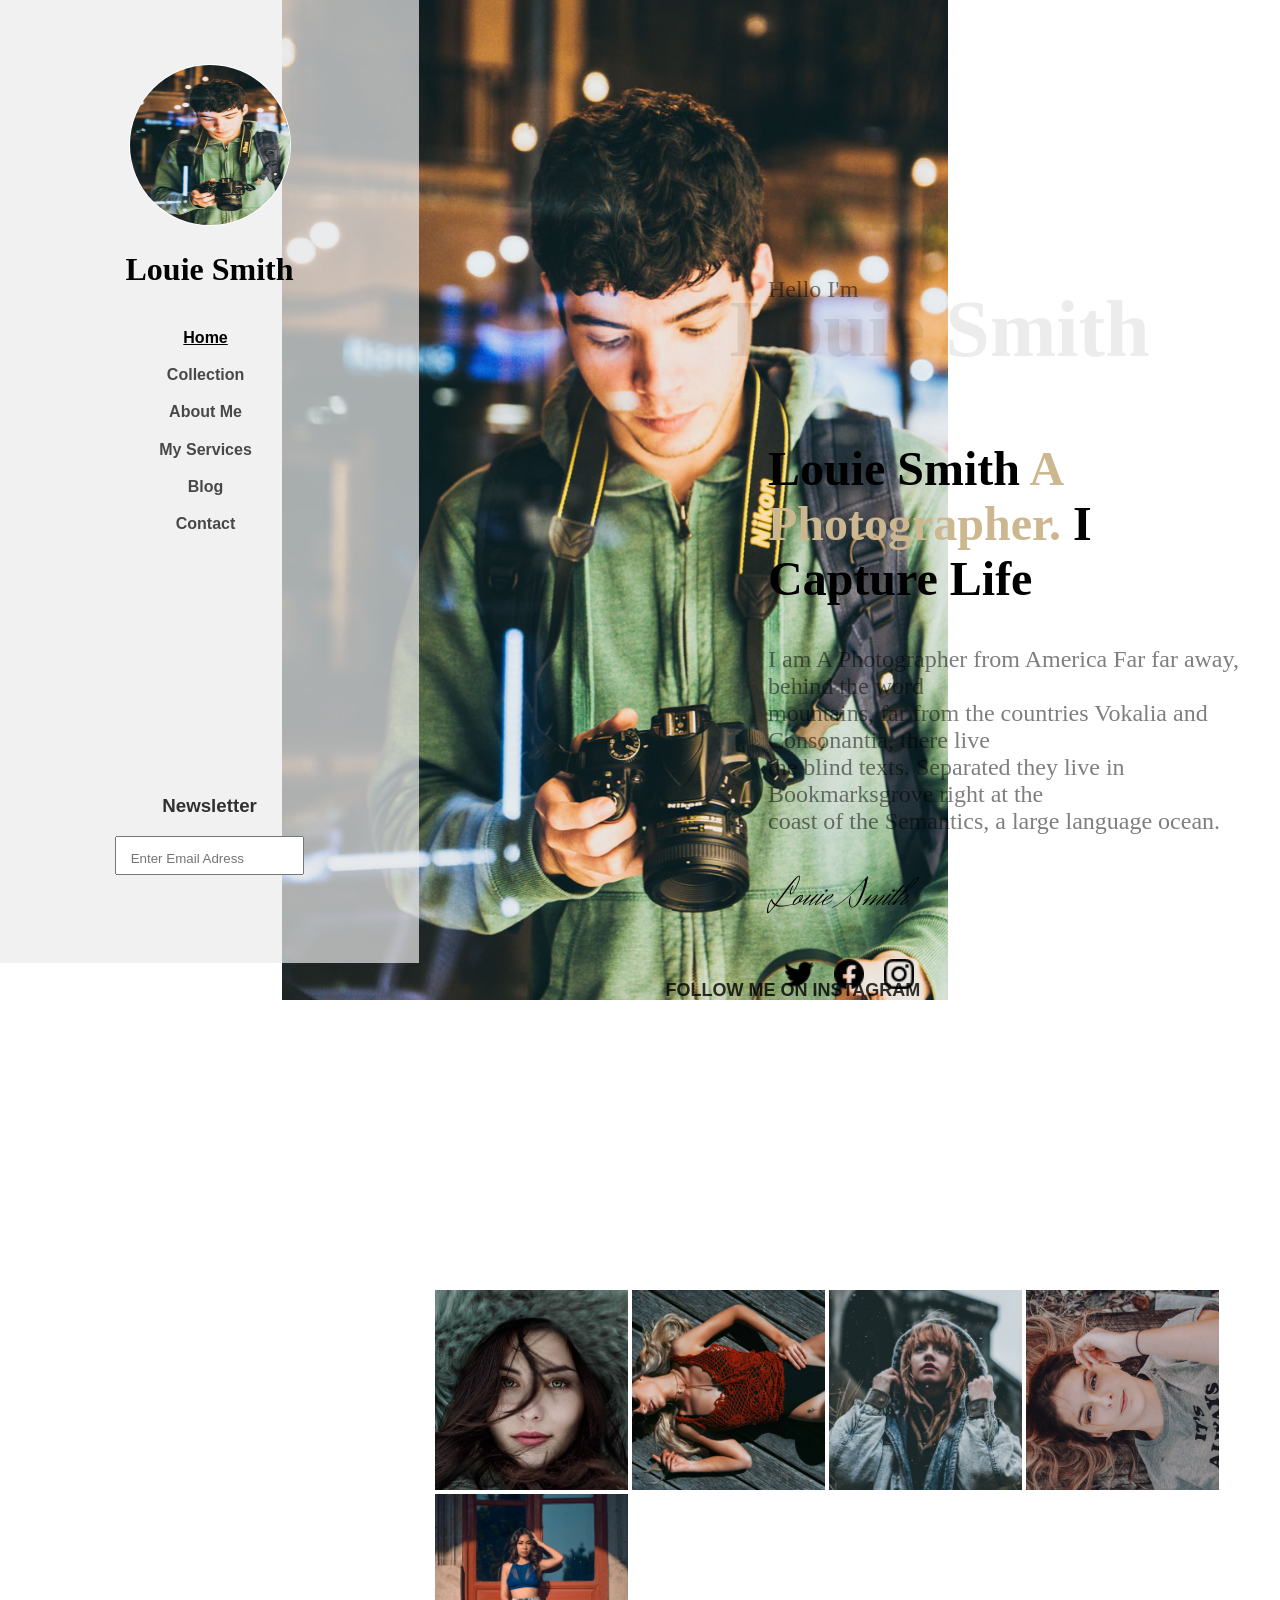
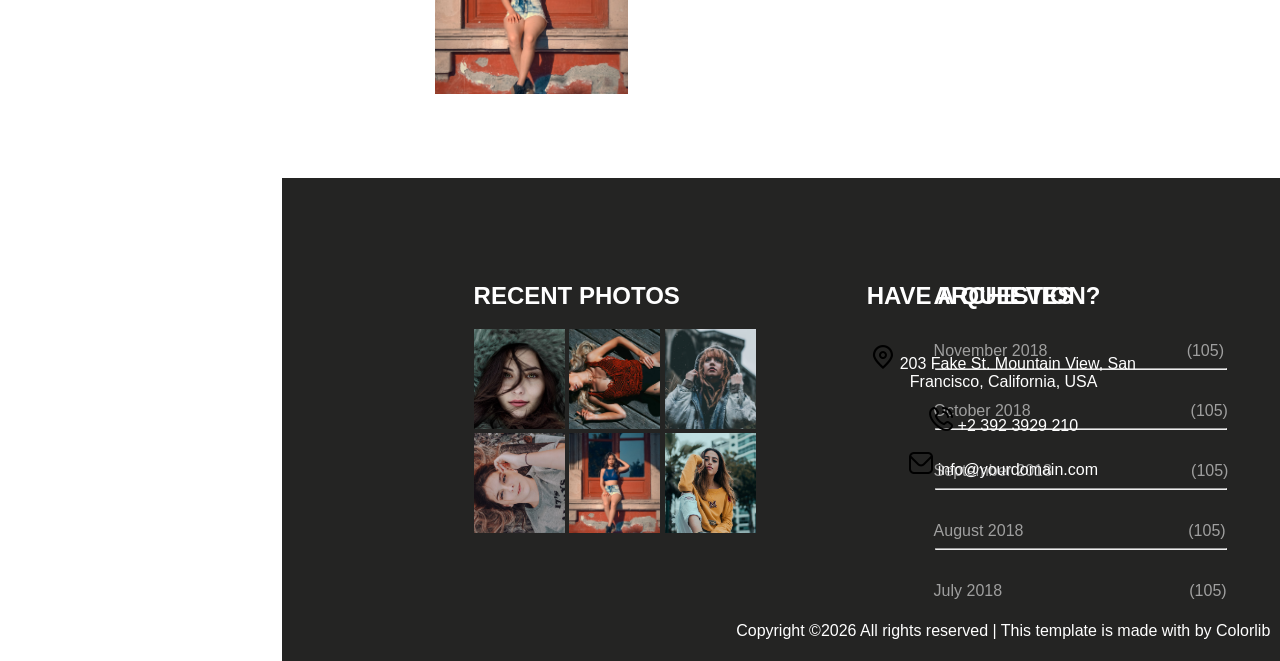
<file: index.html>
<!DOCTYPE html>
<html lang="en">
<head>
    <meta charset="UTF-8">
    <meta name="viewport" content="width=device-width, initial-scale=1.0">
    <link rel="preconnect" href="https://fonts.googleapis.com">
  

<link rel="preconnect" href="https://fonts.gstatic.com" crossorigin>
<link href="https://fonts.googleapis.com/css2?family=Herr+Von+Muellerhoff&display=swap" rel="stylesheet">
    <link rel="stylesheet" href="style.css">
    <title>louie</title>
</head>
<body>
    <header class="cab">
        <div>
            <img src="author.jpg" alt="autor" class="img_red">
            <h1>Louie Smith</h1>
            <ul class="ul_cab">
                <li class="menu"><a id="h" href="" >Home</a></li>
                <li class="menu"><a href="collection.html" class="c">Collection</a></li>
                <li class="menu"><a href="about.html" class="a"> About Me</a></li>
                <li class="menu"><a href="service.html" class="m">My Services</a></li>
                <li class="menu"><a href="blog.html" class="b">Blog</a></li>
                <li class="menu"><a href="Contact.html" class="c">Contact</a></li>
            </ul>
            <h3>Newsletter</h3>
            <input class="email" type="email" placeholder="Enter Email Adress">
        </div>
    </header>
    
    <section>
    <img class="img_lat" src="author.jpg" alt="">

    <div class="lat_img">
            <h1 class="opc">Louie Smith</h1>
            <p class="hello">Hello I'm</p>
            <h1 class="tt_lat">Louie Smith <span class="spt">A Photographer. </span>I<br>Capture Life</h1>
            <p class="p_lat">I am A Photographer from America Far far away, behind the word<br> mountains, far 
                from the countries Vokalia and Consonantia, there live<br> the blind texts. Separated they live in 
                Bookmarksgrove right at the<br> coast of the Semantics, a large language ocean.</p>

            <h1 class="ass">Louie Smith</h1>
           <img src="twitter.png" alt="" class="redes">
           <img src="facebook.png" alt="" class="redes">
           <img src="instagram.png" alt="" class="redes">
                
    </div>
    <p class="pp">FOLLOW ME ON INSTAGRAM</p>
    <div class="cole">
       
        <img class="imgs" src="image_1.jpg" alt="">
        <img class="imgs" src="image_2.jpg" alt="">
        <img class="imgs" src="image_3.jpg" alt="">
        <img class="imgs" src="image_4.jpg" alt="">
        <img class="imgs" src="image_5.jpg" alt="">
    </div>

</section>
<footer>
    <div class="divdiv">
    <div class="rece">
        <h2>RECENT PHOTOS</h2>
        <Div class="mini_fotos">
            <a href="index.html"><img class="im" src="image_1.jpg" alt=""></a>
            <a href="index.html"><img class="im"  src="image_2.jpg" alt=""></a>
            <a href="index.html"><img class="im" src="image_3.jpg" alt=""></a>
            <a href="index.html"><img class="im"  src="image_4.jpg" alt=""></a>
            <a href="index.html"><img class="im"  src="image_5.jpg" alt=""></a>
            <a href="index.html"><img class="im" src="image_6.jpg" alt=""></a>
        </Div>
  
    </div>
    
    <div class="arch">
        <h2>ARCHIEVES</h2>
        <ol class="oll">
            <li>November 2018<span class="mm">(105)</span></li>
            <hr>
            <li>October 2018<span class="oct">(105)</span></li>
            <hr>
            <li>September 2018<span class="mm">(105)</span></li>
            <hr>
            <li>August 2018<span class="aug">(105)</span></li>
            <hr>
            <li>July 2018<span class="july">(105)</span></li>
        </ol>   
    </div>

    <div class="have">
        <h2>HAVE A QUESTION?</h2>
        <ol>
            <li><span class="iconsrod"><img  src="marcador.png" alt=""></span> 	203 Fake St. Mountain View, San<br> Francisco, California, USA    </li>
            <li><span class="iconsrod"><img src="chamada-telefonica.png" alt=""></span>    	+2 392 3929 210   </li>
            <li><span class="iconsrod"><img src="envelope.png" alt=""></span>   	info@yourdomain.com   </li>
        </ol>
    </div>

    <P class="copy">Copyright ©2026 All rights reserved | This template is made with  by Colorlib</P>
    
</div>
</footer>
</body>
</html>
</file>
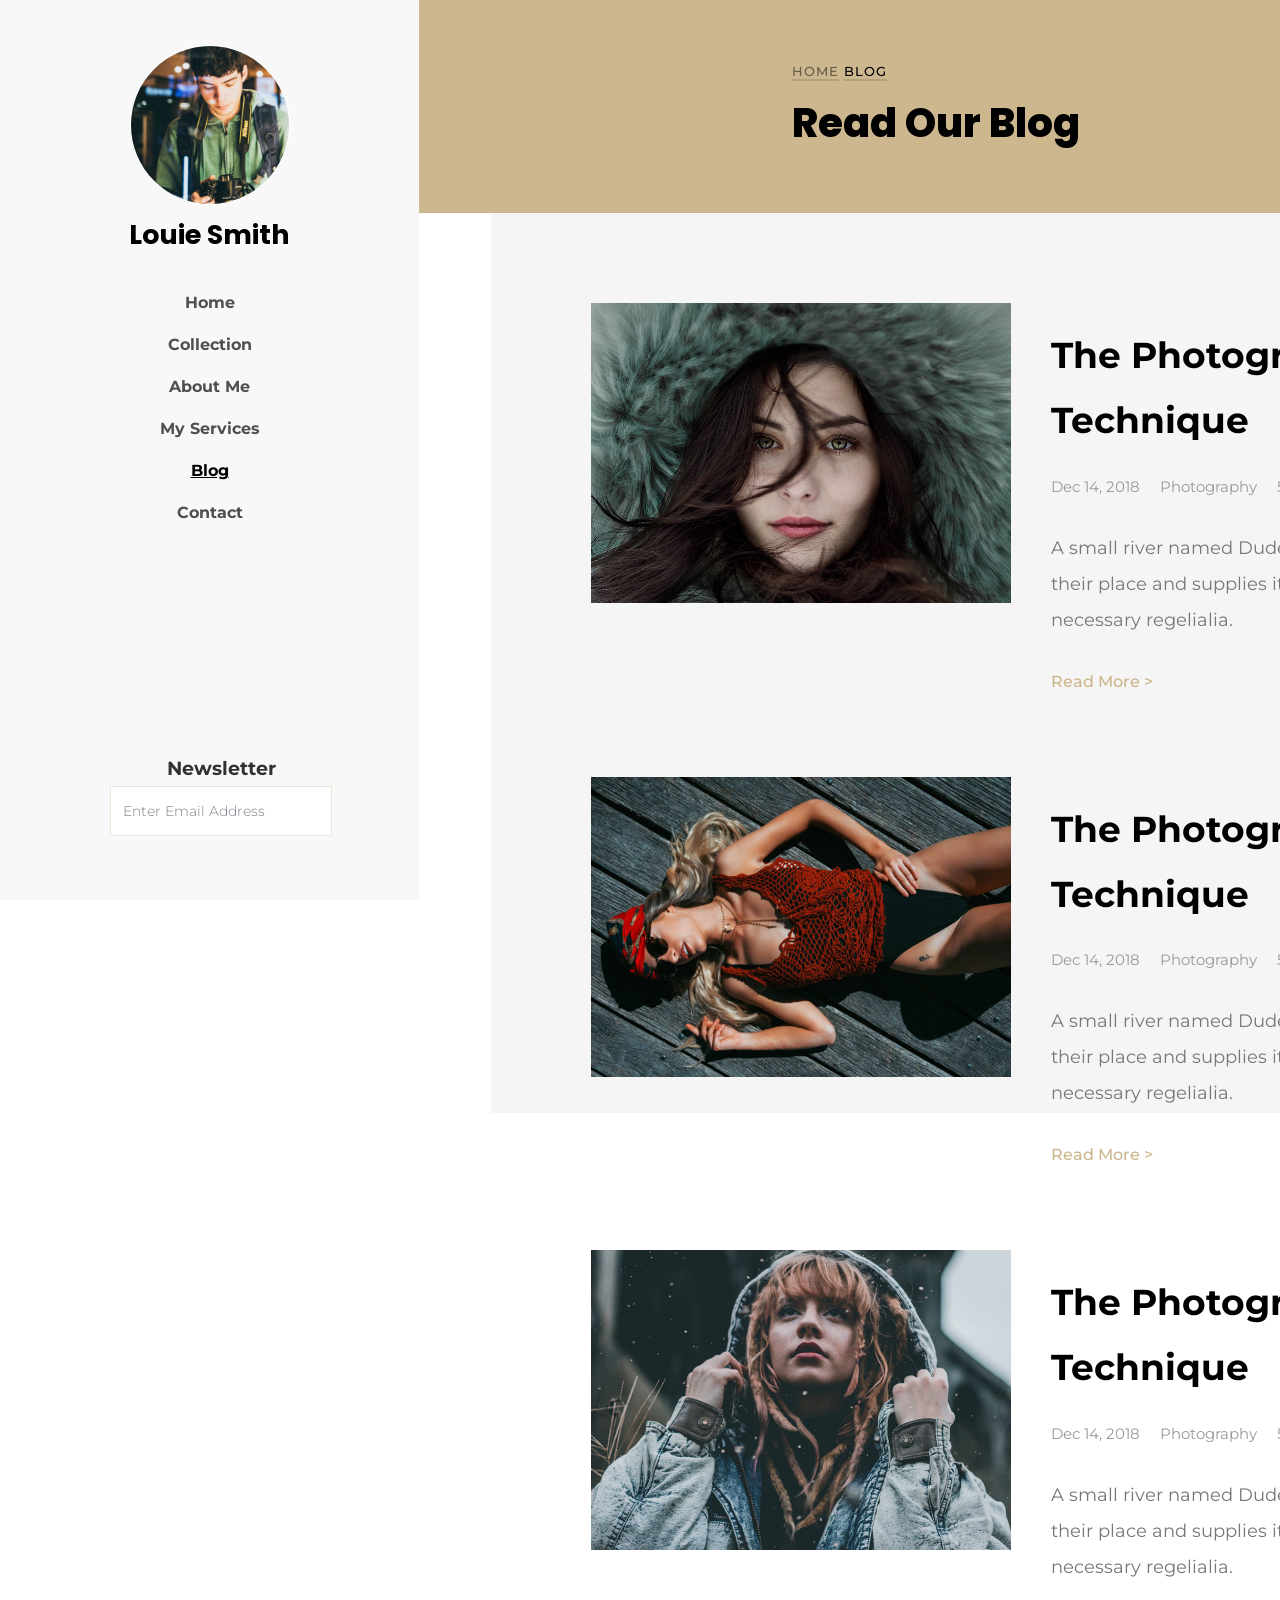
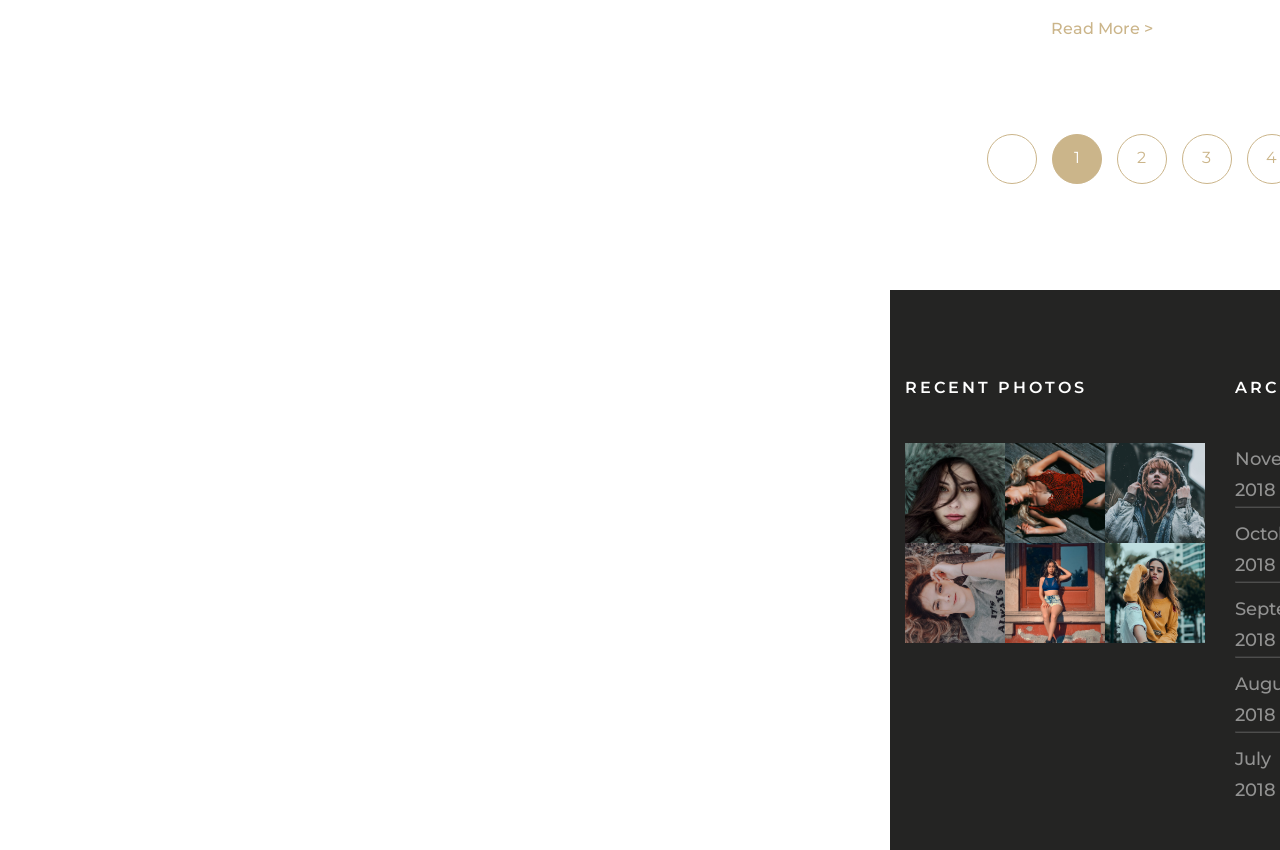
<file: blog.html>
<!DOCTYPE html>
<html lang="en">
<head>
    <link rel="preconnect" href="https://fonts.googleapis.com">
    <link rel="preconnect" href="https://fonts.gstatic.com" crossorigin>
    <link href="https://fonts.googleapis.com/css2?family=Herr+Von+Muellerhoff&family=Montserrat:ital,wght@0,100..900;1,100..900&family=Poppins:ital,wght@0,
        100;0,200;0,300;0,400;0,500;0,600;0,700;0,800;0,900;1,100;1,200;1,300;1,400;1,500;1,600;1,700;1,800;1,900&display=swap" rel="stylesheet">
    <meta charset="UTF-8">
    <meta name="viewport" content="width=device-width, initial-scale=1.0">
    <link rel="stylesheet" href="Contact.css">
    <link rel="stylesheet" href="blog.css">
    <title>Louie Smith</title>
</head>
<body>
    <header>
        <div>
            <img src="author.jpg" alt="">
            <h1 class="title">Louie Smith</h1>
        </div>
        <ul id="ulheader">
            <li><a class="animacao" href="index.html">Home</a></li>
            <li><a class="animacao" href="collection.html">Collection</a></li>
            <li><a class="animacao" href="about.html">About Me</a></li>
            <li><a class="animacao" href="service.html">My Services</a></li>
            <li><a class="animacao" id="B" href="blog.html">Blog</a></li>
            <li><a class="animacao" href="Contact.html">Contact</a></li>
        </ul>

        <div class="gmail">
            <h3 id="newsletter">Newsletter</h3>
            <input type="text" class="form-control" placeholder="Enter Email Address">
        </div>
    </header>
    <section>
        <div id="ttlservice">
            <p id="homespace"><a href="index.html" id="homeserv">HOME</a> <span id="serv">BLOG</span></p>
            <h1 id="myserv">Read Our Blog</h1>
        </div>
        <!-- BLOG SECTION -->
<section class="blog-page">


    <div class="blog-container">

        <!-- POSTS -->

        <div class="posts">

            <!-- POST -->

            <div class="post">

                <div class="post-image">
                    <img src="image_1.jpg">
                </div>

                <div class="post-content">

                    <h2>The Photography Technique</h2>

                    <div class="meta">
                        <span>Dec 14, 2018</span>
                        <span>Photography</span>
                        <span>5 Comment</span>
                    </div>

                    <p>
                        A small river named Duden flows by their place and supplies
                        it with the necessary regelialia.
                    </p>

                    <a href="#">Read More ></a>

                </div>

            </div>

            <!-- POST -->

            <div class="post">

                <div class="post-image">
                    <img src="image_2.jpg">
                </div>

                <div class="post-content">

                    <h2>The Photography Technique</h2>

                    <div class="meta">
                        <span>Dec 14, 2018</span>
                        <span>Photography</span>
                        <span>5 Comment</span>
                    </div>

                    <p>
                        A small river named Duden flows by their place and supplies
                        it with the necessary regelialia.
                    </p>

                    <a href="#">Read More ></a>

                </div>

            </div>

            <!-- POST -->

            <div class="post">

                <div class="post-image">
                    <img src="image_3.jpg">
                </div>

                <div class="post-content">

                    <h2>The Photography Technique</h2>

                    <div class="meta">
                        <span>Dec 14, 2018</span>
                        <span>Photography</span>
                        <span>5 Comment</span>
                    </div>

                    <p>
                        A small river named Duden flows by their place and supplies
                        it with the necessary regelialia.
                    </p>

                    <a href="#">Read More ></a>

                </div>

            </div>

        </div>

        <!-- SIDEBAR RIGHT -->

        <div class="right-sidebar">

            <!-- SEARCH -->

            <div class="widget search-box">

                <input type="text" placeholder="Type a keyword and hit enter">

            </div>

            <!-- CATEGORIES -->

            <div class="widget">

                <h3>CATEGORIES</h3>

                <ul class="categories">

                    <li>Fashion <span>(6)</span></li>
                    <li>Technology <span>(8)</span></li>
                    <li>Travel <span>(2)</span></li>
                    <li>Food <span>(2)</span></li>
                    <li>Photography <span>(7)</span></li>

                </ul>

            </div>

            <!-- POPULAR -->

            <div class="widget">

                <h3>POPULAR ARTICLES</h3>

                <div class="popular-post">

                    <img src="image_1.jpg">

                    <div>

                        <h4>Even the all-powerful Pointing has no control</h4>

                        <span>Dec 14, 2018</span>

                    </div>

                </div>

                <div class="popular-post">

                    <img src="image_4.jpg">

                    <div>

                        <h4>Even the all-powerful Pointing has no control</h4>

                        <span>Dec 14, 2018</span>

                    </div>

                </div>

            </div>

        </div>

    </div>

    <!-- PAGINATION -->

    <div class="pagination">

        <a href="#"></a>
        <a href="#" class="active">1</a>
        <a href="#">2</a>
        <a href="#">3</a>
        <a href="#">4</a>
        <a href="#">5</a>
        <a href="#">></a>

    </div>

</section>
    
    </section>

    <footer>
            <div class="itens">
                <h2 class="titlefooter">Recent Photos</h2>
                <ul class="ulfooter">
                    <li><a href="index.html"><img class="footerimg" src="image_1.jpg" alt=""></a></li>
                    <li><a href="index.html"><img class="footerimg" src="image_2.jpg" alt=""></a></li>
                    <li><a href="index.html"><img class="footerimg" src="image_3.jpg" alt=""></a></li>
                </ul>
                <ul class="ulfooter">
                    <li><a href="index.html"><img class="footerimg" src="image_4.jpg" alt=""></a></li>
                    <li><a href="index.html"><img class="footerimg" src="image_5.jpg" alt=""></a></li>
                    <li><a href="index.html"><img class="footerimg" src="image_6.jpg" alt=""></a></li>
                </ul>
            </div>
            <div class="itens">
                <h2 class="titlefooter">Archives</h2>
                <p class="data">November 2018<span id="p1">(105)</span></p>
                <hr>
                <p class="data">October 2018<span id="p2">(212)</span></p>
                <hr>
                <p class="data">September 2018<span id="p3">(150)</span></p>
                <hr>
                <p class="data">August 2018<span id="p4">(100)</span></p>
                <hr>
                <p class="data">July 2018<span id="p5">(200)</span></p>
            </div>
            <div class="itens">
                <h2 class="titlefooter">Have a Questions?</h2>
                <ul id="ulocation">
                    <li class="information"><span class="espacee"><img class="icons" src="marcador.png" alt=""></span>
                    <span id="local">	203 Fake St. Mountain View, San Francisco, California, USA</span></li>
                    <li class="information"><span class="espacee"><img class="icons" src="chamada-telefonica.png" alt=""></span>
                    <span>	+2 392 3929 210</span></li>
                    <li class="information"><span class="espacee"><img class="icons" src="envelope.png" alt=""></span>
                    <span>	info@yourdomain.com</span></li>
                </ul>
            </div>
</footer>

</body>
</html>
</file>
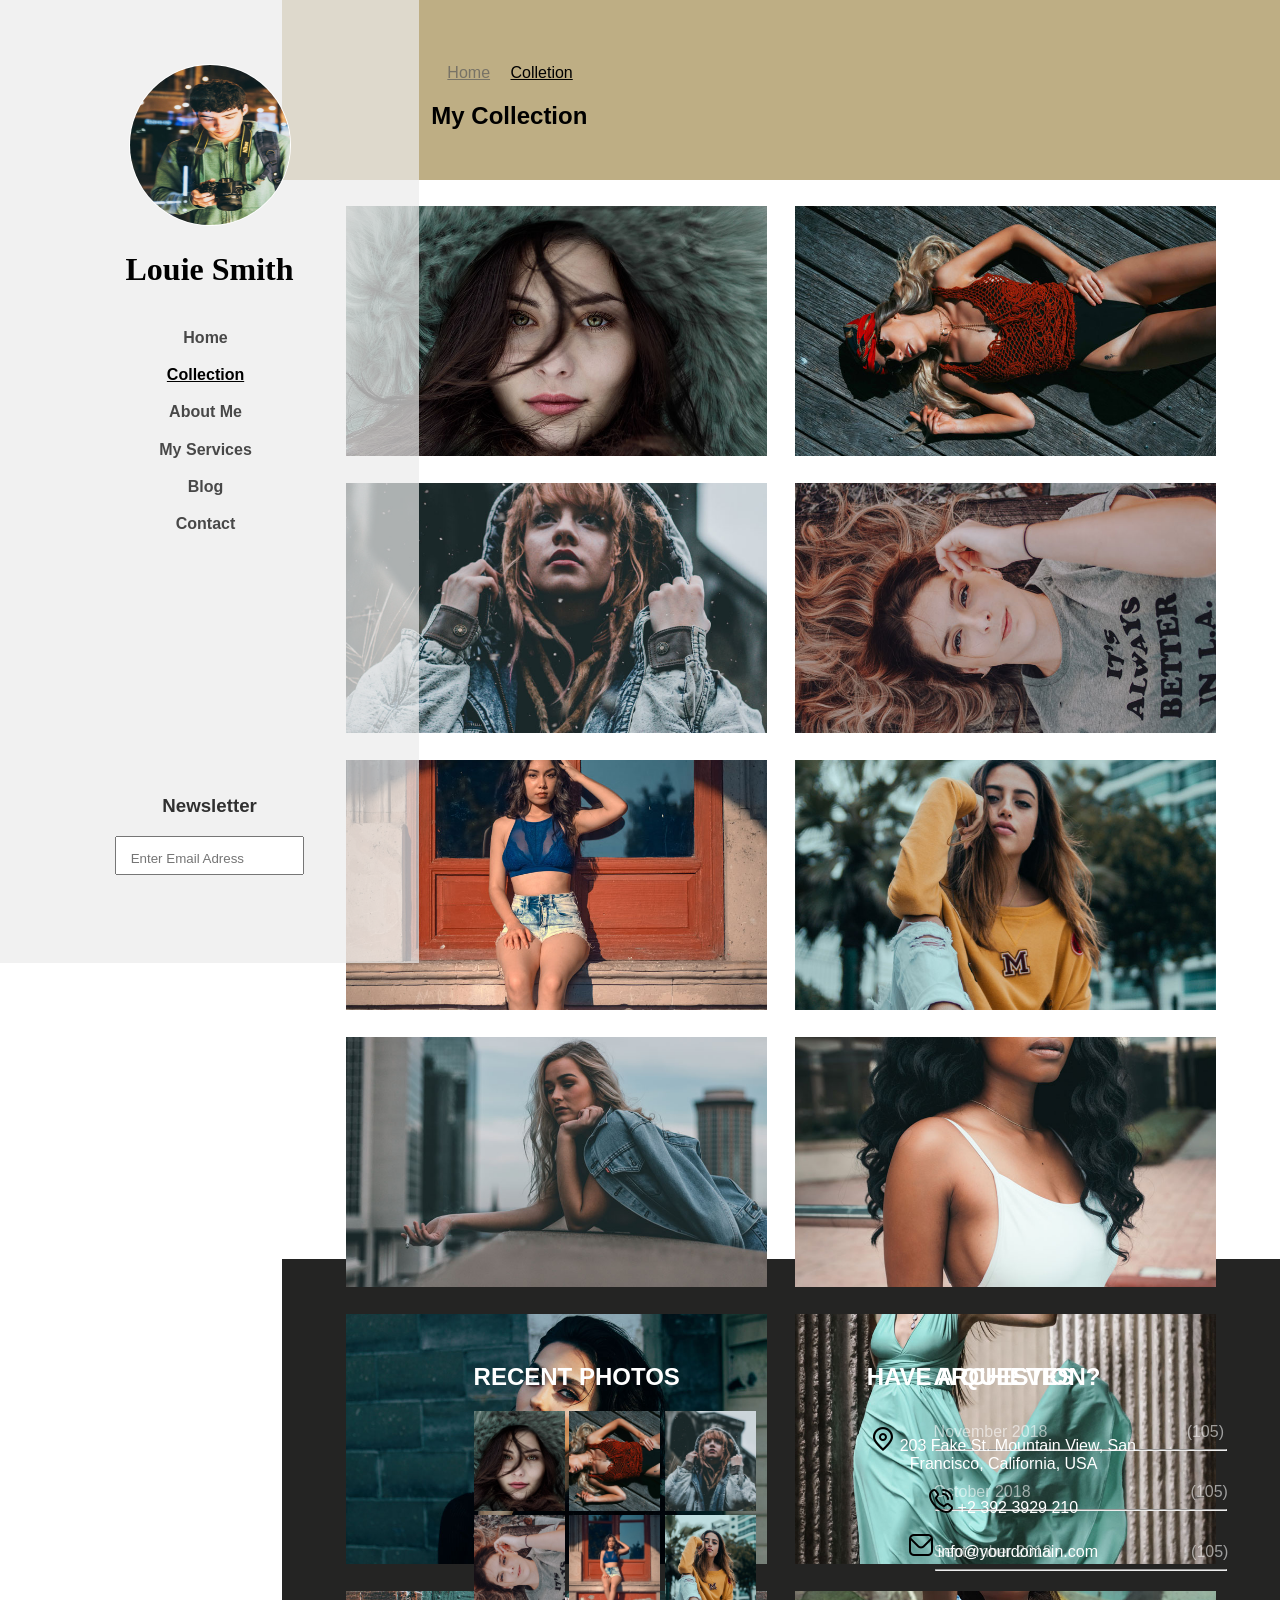
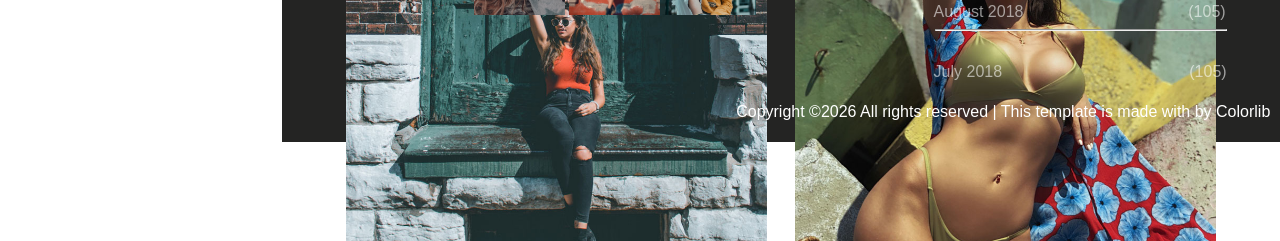
<file: collection.html>
<!DOCTYPE html>
<html lang="en">
<head>
    <meta charset="UTF-8">
    <meta name="viewport" content="width=device-width, initial-scale=1.0">
    <link rel="preconnect" href="https://fonts.googleapis.com">
    <link rel="preconnect" href="https://fonts.gstatic.com" crossorigin>
    <link href="https://fonts.googleapis.com/css2?family=Herr+Von+Muellerhoff&display=swap" rel="stylesheet">
    <link rel="stylesheet" href="collection.css">
    <title>louie</title>
</head>
<body>
    <header class="cab">
        <div>
            <img src="author.jpg" alt="autor" class="img_red">
            <h1>Louie Smith</h1>
            <ul class="ul_cab">
                <li class="menu"><a href="index.html" >Home</a></li>
                <li class="menu"><a id="h" href="collection.html" >Collection</a></li>
                <li class="menu"><a href="about.html" > About Me</a></li>
                <li class="menu"><a href="service.html" >My Services</a></li>
                <li class="menu"><a href="blog.html" >Blog</a></li>
                <li class="menu"><a href="Contact.html" >Contact</a></li>
            </ul>
            <h3>Newsletter</h3>
            <input class="email" type="email" placeholder="Enter Email Adress">
        </div>
    </header>
    <section class="imagens">
    
        <header class="dourado"><div class="gg">
            <a id="a" href="index.html">Home</a>
            <a href="collection.html">Colletion</a><br>
            <h1>My Collection</h1>
        </div></header>
            
              

       
        <div class="tamanho">
            <div><img class="imgss" src="image_1.jpg" alt=""></div>
            <div><img class="imgss" src="image_2.jpg" alt=""></div>
            <div><img class="imgss" src="image_3.jpg" alt=""></div>
            <div><img class="imgss" src="image_4.jpg" alt=""></div>
            <div><img class="imgss" src="image_5.jpg" alt=""></div>
            <div><img class="imgss" src="image_6.jpg" alt=""></div>
            <div><img class="imgss" src="image_7.jpg" alt=""></div>
            <div><img class="imgss" src="image_8.jpg" alt=""></div>
            <div><img class="imgss" src="image_9.jpg" alt=""></div>
            <div><img class="imgss" src="image_10.jpg" alt=""></div>
            <div><img class="imgss" src="image_11.jpg" alt=""></div>
            <div><img class="imgss" src="image_12.jpg" alt=""></div>
        </div>
    </section>

    <footer>
        <div class="divdiv">
        <div class="rece">
            <h2>RECENT PHOTOS</h2>
            <Div class="mini_fotos">
                <a href="index.html"><img class="im" src="image_1.jpg" alt=""></a>
                <a href="index.html"><img class="im"  src="image_2.jpg" alt=""></a>
                <a href="index.html"><img class="im" src="image_3.jpg" alt=""></a>
                <a href="index.html"><img class="im"  src="image_4.jpg" alt=""></a>
                <a href="index.html"><img class="im"  src="image_5.jpg" alt=""></a>
                <a href="index.html"><img class="im" src="image_6.jpg" alt=""></a>
            </Div>
      
        </div>
        
        <div class="arch">
            <h2>ARCHIEVES</h2>
            <ol class="oll">
                <li>November 2018<span class="mm">(105)</span></li>
                <hr>
                <li>October 2018<span class="oct">(105)</span></li>
                <hr>
                <li>September 2018<span class="mm">(105)</span></li>
                <hr>
                <li>August 2018<span class="aug">(105)</span></li>
                <hr>
                <li>July 2018<span class="july">(105)</span></li>
            </ol>   
        </div>
    
        <div class="have">
            <h2>HAVE A QUESTION?</h2>
            <ol>
                <li><span class="iconsrod"><img  src="marcador.png" alt=""></span> 	203 Fake St. Mountain View, San<br> Francisco, California, USA    </li>
                <li><span class="iconsrod"><img src="chamada-telefonica.png" alt=""></span>    	+2 392 3929 210   </li>
                <li><span class="iconsrod"><img src="envelope.png" alt=""></span>   	info@yourdomain.com   </li>
            </ol>
        </div>
    
        <P class="copy">Copyright ©2026 All rights reserved | This template is made with  by Colorlib</P>
        
    </div>
    </footer>

</body>
</html>
</file>
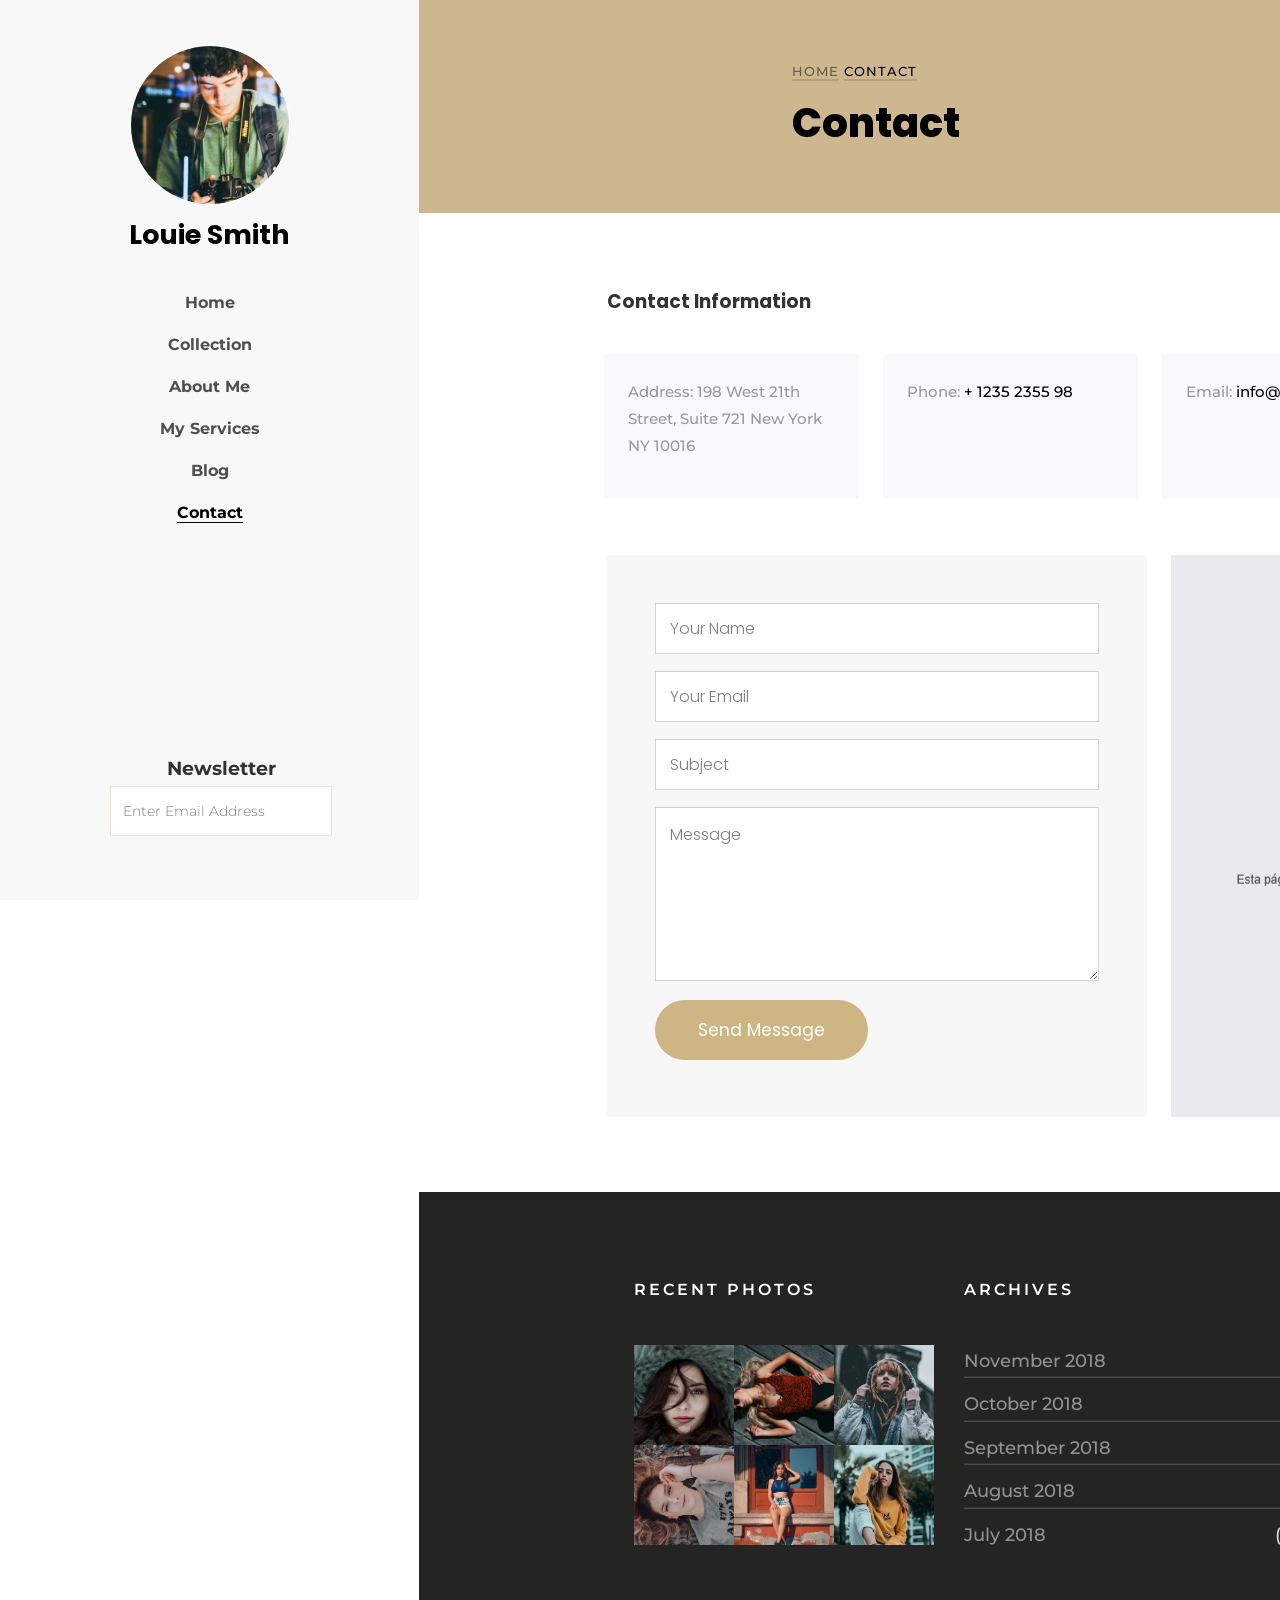
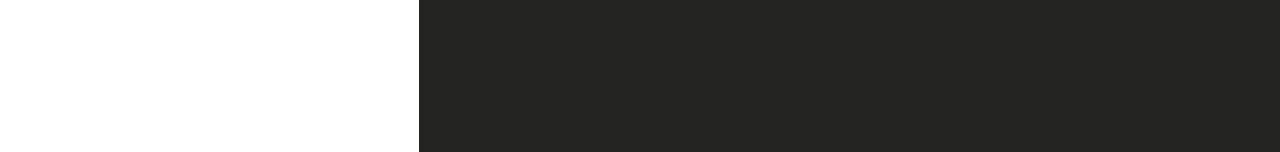
<file: Contact.html>
<!DOCTYPE html>
<html lang="en">
<head>
    <link rel="preconnect" href="https://fonts.googleapis.com">
    <link rel="preconnect" href="https://fonts.gstatic.com" crossorigin>
    <link href="https://fonts.googleapis.com/css2?family=Herr+Von+Muellerhoff&family=Montserrat:ital,wght@0,100..900;1,100..900&family=Poppins:ital,wght@0,
        100;0,200;0,300;0,400;0,500;0,600;0,700;0,800;0,900;1,100;1,200;1,300;1,400;1,500;1,600;1,700;1,800;1,900&display=swap" rel="stylesheet">
    <meta charset="UTF-8">
    <meta name="viewport" content="width=device-width, initial-scale=1.0">
    <link rel="stylesheet" href="Contact.css">
    <title>Louie Smith</title>
</head>
<body>
    <header>
        <div>
            <img src="author.jpg" alt="">
            <h1 class="title">Louie Smith</h1>
        </div>
        <ul id="ulheader">
            <li><a class="animacao" href="index.html">Home</a></li>
            <li><a class="animacao" href="collection.html">Collection</a></li>
            <li><a class="animacao" href="about.html">About Me</a></li>
            <li><a class="animacao" href="service.html">My Services</a></li>
            <li><a class="animacao" href="blog.html">Blog</a></li>
            <li><a class="animacao" href="Contact.html" id="services">Contact</a></li>
        </ul>

        <div class="gmail">
            <h3 id="newsletter">Newsletter</h3>
            <input type="text" class="form-control" placeholder="Enter Email Address">
        </div>
    </header>
    <section>
        <div id="ttlservice">
            <p id="homespace"><a href="index.html" id="homeserv">HOME</a> <span id="serv">CONTACT</span></p>
            <h1 id="myserv">Contact</h1>
        </div>
        <section id="contato">
            <div class="container">
                <div class="informacao">
                    <h1 id="information">Contact Information</h1>
                    <div class="dados"><p class="dadosP">Address: 198 West 21th Street, Suite 721 New York <br> NY 10016</p></div>
                    <div class="dados"><p class="dadosP">Phone: <span class="black">+ 1235 2355 98</span></p></div>
                    <div class="dados"><p class="dadosP">Email: <span class="black">info@yoursite.com</span></p></div>
                    <div class="dados"><p class="dadosP">Website <span class="black">yoursite.com</span></p></div>
                </div>
                <div class="form-box">
                <form>
                    <input type="text" placeholder="Your Name">
                    <input type="email" placeholder="Your Email">
                    <input type="text" placeholder="Subject">
                    <textarea placeholder="Message"></textarea>

                    <button type="submit">Send Message</button>
                </form>
                </div>
                <img src="mapa.jpeg" alt="" id="mapa">
            </div>
        </section>
        <footer>
            <div class="itens">
                <h2 class="titlefooter">Recent Photos</h2>
                <ul class="ulfooter">
                    <li><a href="index.html"><img class="footerimg" src="image_1.jpg" alt=""></a></li>
                    <li><a href="index.html"><img class="footerimg" src="image_2.jpg" alt=""></a></li>
                    <li><a href="index.html"><img class="footerimg" src="image_3.jpg" alt=""></a></li>
                </ul>
                <ul class="ulfooter">
                    <li><a href="index.html"><img class="footerimg" src="image_4.jpg" alt=""></a></li>
                    <li><a href="index.html"><img class="footerimg" src="image_5.jpg" alt=""></a></li>
                    <li><a href="index.html"><img class="footerimg" src="image_6.jpg" alt=""></a></li>
                </ul>
            </div>
            <div class="itens">
                <h2 class="titlefooter">Archives</h2>
                <p class="data">November 2018<span id="p1">(105)</span></p>
                <hr>
                <p class="data">October 2018<span id="p2">(212)</span></p>
                <hr>
                <p class="data">September 2018<span id="p3">(150)</span></p>
                <hr>
                <p class="data">August 2018<span id="p4">(100)</span></p>
                <hr>
                <p class="data">July 2018<span id="p5">(200)</span></p>
            </div>
            <div class="itens">
                <h2 class="titlefooter">Have a Questions?</h2>
                <ul id="ulocation">
                    <li class="information"><span class="espacee"><img class="icons" src="marcador.png" alt=""></span>
                    <span id="local">	203 Fake St. Mountain View, San Francisco, California, USA</span></li>
                    <li class="information"><span class="espacee"><img class="icons" src="chamada-telefonica.png" alt=""></span>
                    <span>	+2 392 3929 210</span></li>
                    <li class="information"><span class="espacee"><img class="icons" src="envelope.png" alt=""></span>
                    <span>	info@yourdomain.com</span></li>
                </ul>
            </div>
        </footer>
    </section>
</file>
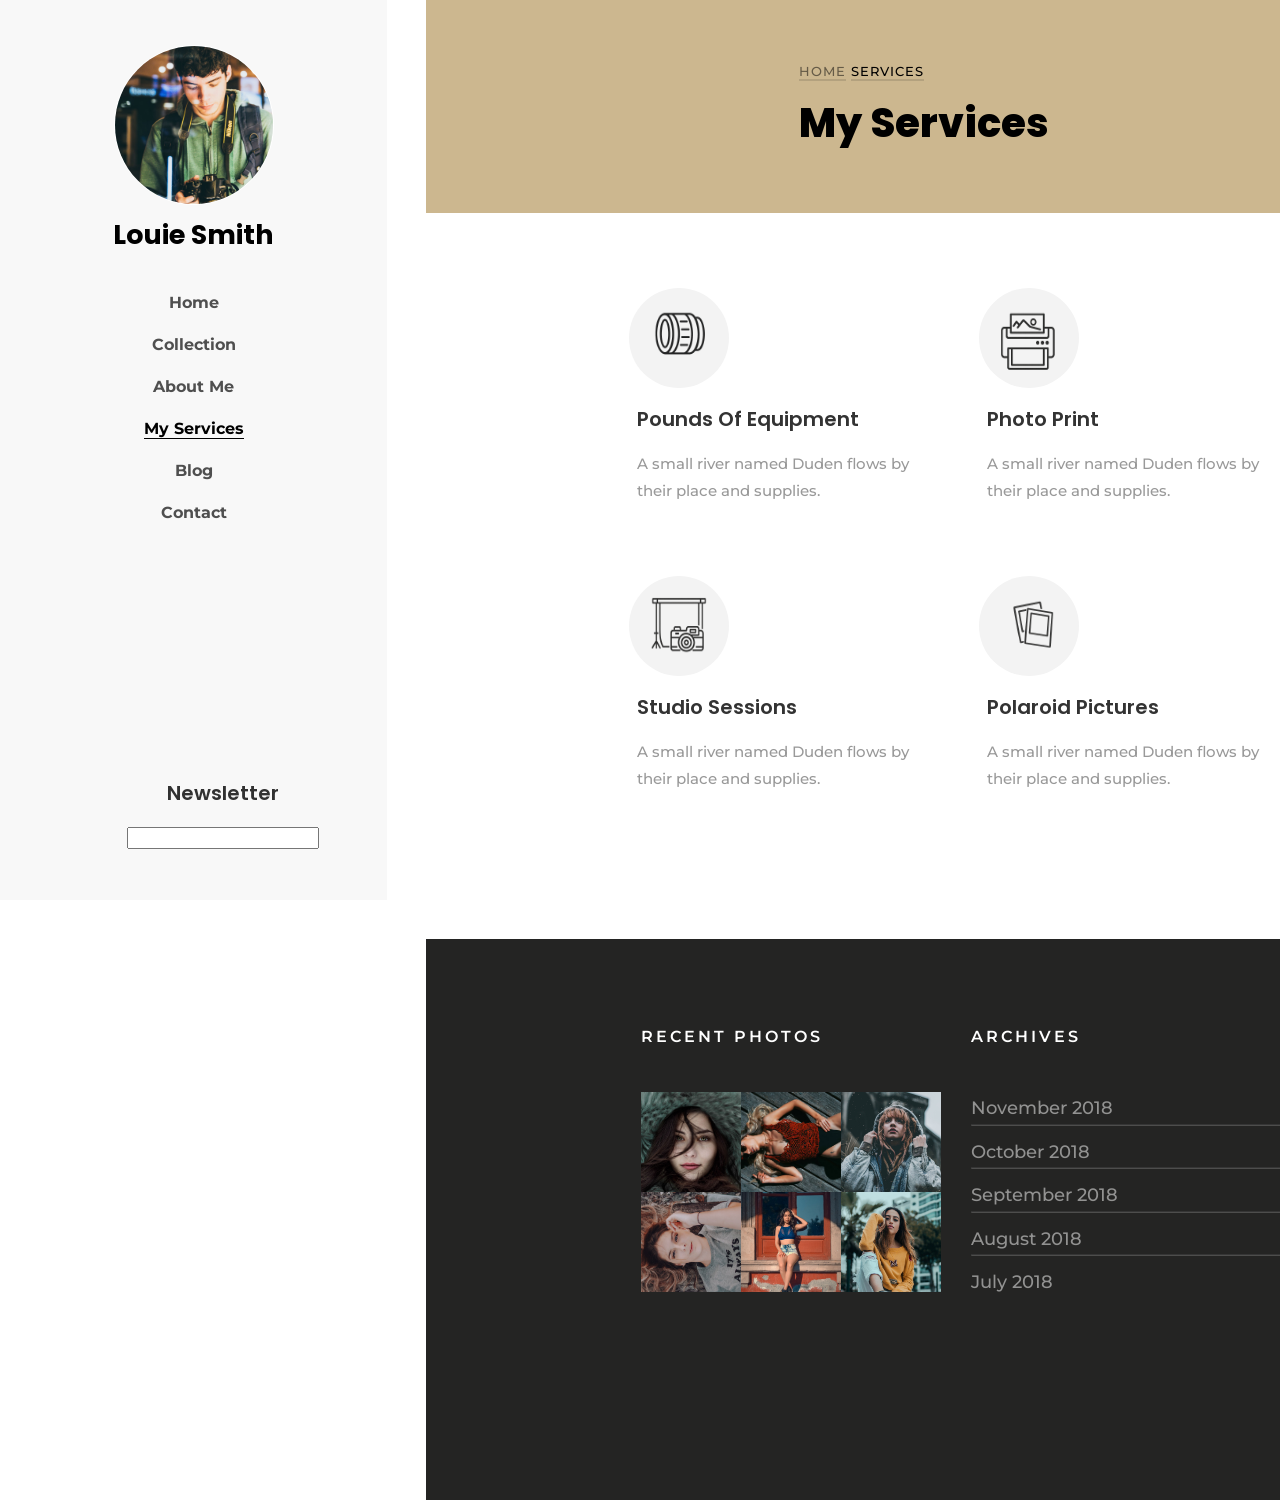
<file: service.html>
<!DOCTYPE html>
<html lang="en">
<head>
    <link rel="preconnect" href="https://fonts.googleapis.com">
    <link rel="preconnect" href="https://fonts.gstatic.com" crossorigin>
    <link href="https://fonts.googleapis.com/css2?family=Herr+Von+Muellerhoff&family=Montserrat:ital,wght@0,100..900;1,100..900&family=Poppins:ital,wght@0,
        100;0,200;0,300;0,400;0,500;0,600;0,700;0,800;0,900;1,100;1,200;1,300;1,400;1,500;1,600;1,700;1,800;1,900&display=swap" rel="stylesheet">
    <meta charset="UTF-8">
    <meta name="viewport" content="width=device-width, initial-scale=1.0">
    <link rel="stylesheet" href="service.css">
    <title>Louie Smith</title>
</head>
<body>
    <header>
        <div>
            <img src="author.jpg" alt="">
            <h1 class="title">Louie Smith</h1>
        </div>
        <ul id="ulheader">
            <li><a class="animacao" href="index.html">Home</a></li>
            <li><a class="animacao" href="collection.html">Collection</a></li>
            <li><a class="animacao" href="about.html">About Me</a></li>
            <li><a class="animacao" href="service.html" id="services">My Services</a></li>
            <li><a class="animacao" href="blog.html">Blog</a></li>
            <li><a class="animacao" href="Contact.html">Contact</a></li>
        </ul>

        <div class="gmail">
            <h3 id="newsletter">Newsletter</h3>
            <input type="text">
        </div>
    </header>
    <section>
        <div id="ttlservice">
            <p id="homespace"><a href="index.html" id="homeserv">HOME</a> <span id="serv">SERVICES</span></p>
            <h1 id="myserv">My Services</h1>
        </div>
        <section id="ftco">
            <div class="container">
                <div class="box">
                    <div class="desenho"><img src="lentecamera.png" alt=""></div>
                    <div class="boxtext"><h3>Pounds Of Equipment</h3>
                    <p class="descricaoo">A small river named Duden flows by their place and supplies.</p></div>
                </div>
                <div class="box">
                    <div class="desenho"><img src="impressora.png" alt=""></div>
                    <div class="boxtext"><h3>Photo Print</h3>
                    <p class="descricaoo">A small river named Duden flows by their place and supplies.</p></div>
                </div>
                <div class="box">
                    <div class="desenho"><img src="retrato.png" alt=></div>
                    <div class="boxtext"><h3>Client Focus</h3>
                    <p class="descricaoo">A small river named Duden flows by their place and supplies.</p></div>
                </div>
                <div class="box">
                    <div class="desenho"><img src="camera.png" alt=""></div>
                    <div class="boxtext"><h3>Studio Sessions</h3>
                    <p class="descricaoo">A small river named Duden flows by their place and supplies.</p></div>
                </div>
                <div class="box">
                    <div class="desenho"><img src="foto.png" alt=""></div>
                    <div class="boxtext"><h3>Polaroid Pictures</h3>
                    <p class="descricaoo">A small river named Duden flows by their place and supplies.</p></div>
                </div>
                <div class="box">
                    <div class="desenho"><img src="cartucho.png" alt=""></div>
                    <div class="boxtext"><h3>Old Fill Roll</h3>
                    <p class="descricaoo">A small river named Duden flows by their place and supplies.</p></div>
                </div>
            </div>
        </section>
                <footer>
            <div class="itens">
                <h2 class="titlefooter">Recent Photos</h2>
                <ul class="ulfooter">
                    <li><a href="index.html"><img class="footerimg" src="image_1.jpg" alt=""></a></li>
                    <li><a href="index.html"><img class="footerimg" src="image_2.jpg" alt=""></a></li>
                    <li><a href="index.html"><img class="footerimg" src="image_3.jpg" alt=""></a></li>
                </ul>
                <ul class="ulfooter">
                    <li><a href="index.html"><img class="footerimg" src="image_4.jpg" alt=""></a></li>
                    <li><a href="index.html"><img class="footerimg" src="image_5.jpg" alt=""></a></li>
                    <li><a href="index.html"><img class="footerimg" src="image_6.jpg" alt=""></a></li>
                </ul>
            </div>
            <div class="itens">
                <h2 class="titlefooter">Archives</h2>
                <p class="data">November 2018<span id="p1">(105)</span></p>
                <hr>
                <p class="data">October 2018<span id="p2">(212)</span></p>
                <hr>
                <p class="data">September 2018<span id="p3">(150)</span></p>
                <hr>
                <p class="data">August 2018<span id="p4">(100)</span></p>
                <hr>
                <p class="data">July 2018<span id="p5">(200)</span></p>
            </div>
            <div class="itens">
                <h2 class="titlefooter">Have a Questions?</h2>
                <ul id="ulocation">
                    <li class="information"><span class="espacee"><img class="icons" src="marcador.png" alt=""></span>
                    <span id="local">	203 Fake St. Mountain View, San Francisco, California, USA</span></li>
                    <li class="information"><span class="espacee"><img class="icons" src="chamada-telefonica.png" alt=""></span>
                    <span>	+2 392 3929 210</span></li>
                    <li class="information"><span class="espacee"><img class="icons" src="envelope.png" alt=""></span>
                    <span>	info@yourdomain.com</span></li>
                </ul>
            </div>
        </footer>
    </section>
</body>
</html>
</file>
<file: style.css>
body {
    margin: 0;  
}      
.cab {
    width: 419.09px;
    height: 963px;
    text-align: center;
    background-color: #ecececb3;
    position: fixed;
}

.img_red {
    width: 160px;
    height: 160px;
    border: solid 1px white;
    border-radius: 220px;
    
}
.cab div {
    padding-top: 4em;
}

.ul_cab {
    list-style: none;
}

.menu {
    padding-top: 1.2em;
    margin-left: -3em;
    font-weight: 800;
    font-size: 1em;
    color: #000000B3;
}




.menu a {
    text-decoration: none;
    color: #000000B3;
    font-family: "Montserrat", Arial, sans-serif;
}
#h {
    color: black;
    text-decoration: underline;
}
.menu a:hover {
    color: black;
    text-decoration: underline;
}

.cab div h3 {
    color: #000000CC;
    font-weight: 700;
    margin-top: 14em;
    font-family: "Poppins", Arial, sans-serif;
}

.email {
    padding-top: 1em;
    padding-bottom: 0.5em;
    padding-left: 1em;
}

.img_lat {
    margin-left: 22%;
    margin-top: 0vh;
    height: 1000px;
}

.lat_img {
    margin-left: 60%;
    margin-top: -80vh;
}

.opc {
    margin-left: -7.5%;
    margin-top: -10vh;
    color: #00000013;
    font-size: 5em;   
}

.hello {
    font-size: 1.5em;
    color: #00000081;
    position: absolute;
    top: 28vh
}

.tt_lat {
    font-size: 3em;

}

.spt {
    color: #CCB78F;
}

.p_lat {
    color: #00000081;
    font-size: 1.5em;
}

.ass {
    font-family: "Herr Von Muellerhoff", cursive;
    font-weight: 400;
    font-style: normal;
    font-size: 2.5em;
}

.redes {
    padding-left: 1em;
    width: 30px;
}

.imgs {

    width: 193px;
    height: 200px;
    object-fit: cover;
}


.cole {
    margin-left: 34%;
    margin-top: 33vh;
}

.pp {
 
    position: absolute;
    bottom: -6.6em;
    left: 52%;
    font-size: 18PX;
    font-weight: 600;
    color: #000000CC;
    font-family: "Poppins", Arial, sans-serif;
}

footer {
    margin-top: 5em;
    margin-left: 22%;
    height: 35vh;
    width: 78%;
    background-color: #242423;
    color: #ffffff;
    padding: 84px 0px;
    font-family: "Montserrat", Arial, sans-serif;
    display: flex;
}

.divdiv {
    margin-left: 12em;
    display: flex;
}

.im {
    width: 91px;
    height: 100px;
    object-fit: cover;

}

.mini_fotos {
    width: 300px;
}

.arch {
    margin-left: 10em;
}

.have {
    margin-left: 10em;
}

.arch ol li {
    list-style: none;
    margin-top: 2em;
    font-family: "Montserrat", Arial, sans-serif;
    color: #ffffff90;
}

.oll {
    margin-left: -2.5em;
}

hr {
    width: 290px;
    color: #3b3b3bc5;
}

.mm {
    padding-left: 8.7em;
}

.oct {
    padding-left: 10em;
}

.aug {
    padding-left: 10.3em;
}

.july {
    padding-left: 11.7em;
}

.have ol {
    list-style: none;

}

.have ol li {
    padding-top: 1em;
}

.have {
    text-align: center;
    position: absolute;
    right: 9em;
}

.copy {
    margin-left: -60%;
    margin-top: 40vh;
}
</file>
<file: Contact.css>
* {
    box-sizing: border-box;
    font-family: "Montserrat", Arial, sans-serif;
    margin: 0;
}
body {
    display: flex;
    line-height: 1.8;
}
ul{
    list-style: none;
}
header {
    box-sizing: border-box;
    display: flex;
    flex-direction: column;
    background-color: #bebebe1e;
    position: fixed;
    top: 0;
    height: 100%;
    width: 419.09px;
    padding-left: 45px;
    padding-right: 45px;
    padding-top: 45px;
    padding-bottom: 40px;
    text-align: center;
}
.animacao:hover {
    border-bottom: 1px solid black;
    color: black;
}
header img {
    width: 160px;
    height: 160px;
    border: solid 1px white; 
    border-radius: 200px;
    object-fit: cover;
}
.title {
    font-family: "Poppins", sans-serif;
    font-size: 27px;
    line-height: 1.5;
}
#ulheader {
    line-height: 2;
    margin-top: 22px;
    font-family: "Montserrat", Arial, sans-serif;
    position: relative;
    margin-left: -40px;
    font-weight: 700;
    font-size: 16px;
}
a {
    text-decoration: none;
    color: rgba(48, 48, 48, 0.842);
}
#services {
    color: black;
    border-bottom: 1px solid black;
}
li {
    padding-top: 10px;
}
.gmail {
    position: absolute;
    bottom: 47px;
    left: 110px;
}
.form-control {
    width: 222px;
    height: 50px;
    padding: 6px 40px 6px 12px;
    background: #fff;
    border: 1px solid #ece4d5;
    color: rgba(0, 0, 0, 0.4);
    font-size: 14px;
    line-height: 1.5;
    font-family: inherit;
}
#newsletter {
    color: rgba(22, 22, 22, 0.877);
}

section {
    width: 1431.890px;
    height: 100vh;
    margin-left: 419.09px;
}
#ttlservice {
    width: 1485.890px;
    height: 213.391px;
    padding: 60px 27px 60px 27px;
    background: #ccb78f;
    display: flex;
    flex-direction: column;
    align-items: center;
}
#myserv {
    width: 740px;
    height: 60px;
    font-weight: 750;
    line-height: 1.5;
    font-family: "Poppins", Arial, sans-serif;
    font-size: 2.5rem;
}
#homespace {
    width: 740px;
    height: 24px;
    margin-bottom: 10px;
    font-size: 13px;
    letter-spacing: 1px;
    font-weight: 500;
}
#serv {border-bottom: 2px solid #b3a17e}
#homeserv {color: rgba(0, 0, 0, 0.5);
border-bottom: 2px solid #b3a17e;}
#contato {
    width: 1485.89px;
    height: 978.5px;
    padding: 75px 27px 75px 27px;
    margin: 0;
}
.container {
    flex-wrap: wrap;
    display: flex;
    width: 1140px;
    height: 828.5px;
    margin: 0 145.938px 0 145.938px;
    padding: 0 15px 0 15px;
}
.informacao {
    display: flex;
    width: 1140px;
    height: 219px;
    margin-bottom: 48px;
    margin-left: -15px;
    margin-right: -15px;
    flex-wrap: wrap;
}
#information {
    line-height: 1.5;
    color: rgba(0, 0, 0, 0.8);
    font-family: "Poppins", Arial, sans-serif;
    font-weight: 700;
    margin-bottom: 30px;
    width: 1440px;
    padding: 0 15px 0 15px;
}
.dados {
    width: 255px;
    height: 145px;
    padding: 24px 24px 24px 24px;
    background: #f8f9fa;
    margin: 0 12px 0 12px;
}
.dadosP {
    margin-bottom: 1rem;
    font-size: 15px;
    line-height: 1.8;
    font-weight: 500;
    color: #999999;
}
.black { color: black;}

.form-box{
    margin-right: 12px;
    width: 540px;
    height: 561.5px;
    background: #f7f7f7;
    padding: 48px;
}
form{
    display: flex;
    flex-direction: column;
}
input,
textarea{
    width: 100%;
    border: 1px solid #cfd3d7;
    background: transparent;
    outline: none;
    font-size: 16px;
    font-weight: 300;
    color: #777;
    padding-left: 14px;
    margin-bottom: 17px;
    font-family: 'Poppins', sans-serif;
}
input{
    height: 51px;
    background-color: #fff;
}
textarea{
    background-color: #fff;
    height: 174px;
    padding-top: 14px;
    resize: vertical;
}
input::placeholder,
textarea::placeholder{
    color: #7b8088;
}
button{
    width: 213px;
    height: 60px;
    border: none;
    border-radius: 40px;
    background: #ceb584;
    color: white;
    font-size: 17px;
    font-weight: 400;
    cursor: pointer;
    margin-top: 2px;
    font-family: 'Poppins', sans-serif;
    transition: 0.3s;
}
button:hover{
    opacity: 0.9;
}
#mapa { margin-left: 12px;}

footer {
    display: flex;
    justify-content: center;
    width: 1485.890px;
    height: 560.125px;
    background: #242423;
    font-size: 14px;
    padding: 6em 0;
}
.titlefooter {
    color: white;
    margin-bottom: 40px;
    font-size: 16px;
    font-weight: 600;
    letter-spacing: 3px;
    text-transform: uppercase;
}
.itens {
    padding-right: 15px;
    padding-left: 15px;
}
.footerimg {
    width: 100px;
    height: 100px;
    display: block;
    object-fit: cover;
}
.ulfooter {
    display: flex;
    padding: 0;
}
.ulfooter li {
    padding: 0;
}
.data {
    color: rgba(255, 255, 255, 0.5);
    font-size: 17.5px;
    line-height: 1.8;
    font-weight: 500;
}
.data span {
    color: rgb(224, 224, 224);
}
#p1 { margin-left: 179px;}
#p2 { margin-left: 198px;}
#p3 { margin-left: 175px; }
#p4 { margin-left: 206px;}
#p5 { margin-left: 229px;}
hr {
    width: 345px;
    border-color: #b8b8b846;
    border: 0.01;
    margin-bottom: 10px;
}
.information {
    display: flex;
    margin-bottom: 10px;
}
.icons {
    width: 20px;
    height: 20px;
}
.information span {
    color: white;
    font-weight: 500;
    line-height: 1.5;
    font-size: 16px;
}
#ulocation {
    padding: 0;
}
#local {
    color: rgba(255, 255, 255, 0.5);
    width: 288px;
    height: 45px;
}
.espacee {
    margin-right: 25px;
}
</file>
<file: blog.css>
/* BLOG PAGE */
body {

    overflow-x: hidden;
}
#B {
    color: black;
    text-decoration: underline;
}
.blog-page{
    width:100%;
    background:#f5f5f5;
    margin-left: 5%;
}

.blog-hero{
    width:100%;
    background:#cbb58a;
    padding:70px 120px;
}

.blog-hero span{
    color:#665f4d;
    font-size:14px;
    letter-spacing:2px;
}

.blog-hero h1{
    font-size:60px;
    margin-top:15px;
}

.blog-container{
    width:100%;

    display:flex;
    gap:70px;

    padding:90px 100px;
}

/* POSTS */

.posts{
    width:70%;

    display:flex;
    flex-direction:column;
    gap:80px;
}

.post{
    display:flex;
    gap:40px;
    align-items:flex-start;
}

.post-image{
    min-width:420px;
    height:300px;
    overflow:hidden;
}

.post-image img{
    width:100%;
    height:100%;
    object-fit:cover;
    transition:0.5s;
}

.post:hover img{
    transform:scale(1.08);
}

.post-content{
    padding-top:20px;
}

.post-content h2{
    font-size:36px;
    margin-bottom:20px;
}

.meta{
    display:flex;
    gap:20px;
    margin-bottom:30px;
}

.meta span{
    color:#999;
    font-size:15px;
}

.post-content p{
    color:#777;
    line-height:2;
    font-size:18px;
    margin-bottom:30px;
}

.post-content a{
    color:#cbb58a;
    text-decoration:none;
    font-weight:500;
}

/* SIDEBAR */

.right-sidebar{
    width:30%;
    background:#efefef;
    padding:40px;
}

.widget{
    margin-bottom:60px;
}

.widget h3{
    font-size:18px;
    letter-spacing:3px;
    margin-bottom:30px;
}

.search-box input{
    width:100%;
    height:60px;
    border:1px solid #ddd;
    background:white;
    padding:0 20px;
    font-size:16px;
    outline:none;
}

.categories{
    list-style:none;
}

.categories li{
    padding:18px 0;
    border-bottom:1px solid #ddd;

    display:flex;
    justify-content:space-between;
}

.categories span{
    color:#aaa;
}

.popular-post{
    display:flex;
    gap:20px;
    margin-bottom:30px;
}

.popular-post img{
    width:90px;
    height:90px;
    object-fit:cover;
}

.popular-post h4{
    font-size:18px;
    line-height:1.5;
    margin-bottom:10px;
}

.popular-post span{
    color:#999;
    font-size:14px;
}

/* PAGINATION */

.pagination{
    display:flex;
    justify-content:center;
    gap:15px;

    padding-bottom:100px;
}

.pagination a{
    width:50px;
    height:50px;
    border:1px solid #cbb58a;
    border-radius:50%;

    display:flex;
    align-items:center;
    justify-content:center;

    text-decoration:none;
    color:#cbb58a;

    transition:0.3s;
}

.pagination a:hover,
.pagination .active{
    background:#cbb58a;
    color:white;
}

footer {
    margin-top: 135em;
    margin-left: -75.1%;
}
</file>
<file: collection.css>
body {
    margin: 0;  
}      
.cab {
    width: 419.09px;
    height: 963px;
    text-align: center;
    background-color: #ecececb3;
    position: fixed;
    display: flex;
    justify-content: center;
}

.img_red {
    width: 160px;
    height: 160px;
    border: solid 1px white;
    border-radius: 220px;
    
}
.cab div {
    padding-top: 4em;
}

.ul_cab {
    list-style: none;
}

.menu {
    padding-top: 1.2em;
    margin-left: -3em;
    font-weight: 800;
    font-size: 1em;
    color: #000000B3;
}


.menu a {
    text-decoration: none;
    color: #000000B3;
    font-family: "Montserrat", Arial, sans-serif;
}
#h {
    color: black;
    text-decoration: underline;
}
.menu a:hover {
    color: black;
    text-decoration: underline;
}

.cab div h3 {
    color: #000000CC;
    font-weight: 700;
    margin-top: 14em;
    font-family: "Poppins", Arial, sans-serif;
}

.email {
    padding-top: 1em;
    padding-bottom: 0.5em;
    padding-left: 1em;
}

.dourado {
    width: 78%;
    height: 20vh;
    background-color: rgb(190, 174, 132);
    margin-left: 22%;
}

.imgss {
    width: 420.98px;
    height: 250px;
    object-fit: cover;
}

.imagens div {
    display: flex;
    justify-content: center;
        

}

.tamanho {
    width: 74%;
    height:100vh;
    display: flex;
    flex-wrap: wrap;
    padding: 2%;
    margin-left: 22%;
    gap: 3%;
}



footer {
    margin-top: 8em;
    margin-left: 22%;
    height: 35vh;
    width: 78%;
    background-color: #242423;
    color: #ffffff;
    padding: 84px 0px;
    font-family: "Montserrat", Arial, sans-serif;
    display: flex;
}

.divdiv {
    margin-left: 12em;
    display: flex;
}

.im {
    width: 91px;
    height: 100px;
    object-fit: cover;

}

.mini_fotos {
    width: 300px;
}

.arch {
    margin-left: 10em;
}

.have {
    margin-left: 10em;
}

.arch ol li {
    list-style: none;
    margin-top: 2em;
    font-family: "Montserrat", Arial, sans-serif;
    color: #ffffff90;
}

.oll {
    margin-left: -2.5em;
}

hr {
    width: 290px;
    color: #3b3b3bc5;
}

.mm {
    padding-left: 8.7em;
}

.oct {
    padding-left: 10em;
}

.aug {
    padding-left: 10.3em;
}

.july {
    padding-left: 11.7em;
}

.have ol {
    list-style: none;

}

.have ol li {
    padding-top: 1em;
}

.have {
    text-align: center;
    position: absolute;
    right: 9em;
}

.copy {
    margin-left: -60%;
    margin-top: 40vh;
}

.txt {
    margin-left: -20em;
    margin-top: -6em;
    font-family:"Montserrat", Arial, sans-serif;
}

.imagens a {
    padding-left: 1em;
    color: black;

}

#a {
    color: #5a5a5ab3;
}

.txt h1 {
    margin-right: 2em;
    font-weight: 900;
}

.gg {
    display: block !important;
    padding-top: 4em;
    padding-left: 15%;
    font-family:"Montserrat", Arial, sans-serif;
}
</file>
<file: service.css>
* {
    box-sizing: border-box;
    font-family: "Montserrat", Arial, sans-serif;
    margin: 0;
}
body {
    display: flex;
    line-height: 1.8;
}
ul{
    list-style: none;
}
header {
    box-sizing: border-box;
    display: flex;
    flex-direction: column;
    background-color: #bebebe1e;
    position: fixed;
    top: 0;
    height: 100%;
    width: 43vh;
    padding-left: 45px;
    padding-right: 45px;
    padding-top: 45px;
    padding-bottom: 40px;
    text-align: center;
}
.animacao:hover {
    border-bottom: 1px solid black;
    color: black;
}
header img {
    width: 160px;
    height: 160px;
    border: solid 1px white; 
    border-radius: 200px;
    object-fit: cover;
}
.title {
    font-family: "Poppins", sans-serif;
    font-size: 27px;
    line-height: 1.5;
}
#ulheader {
    line-height: 2;
    margin-top: 22px;
    font-family: "Montserrat", Arial, sans-serif;
    position: relative;
    margin-left: -40px;
    font-weight: 700;
    font-size: 16px;
}
a {
    text-decoration: none;
    color: rgba(48, 48, 48, 0.842);
}
#services {
    color: black;
    border-bottom: 1px solid black;
}
li {
    padding-top: 10px;
}
.gmail {
    position: absolute;
    bottom: 47px;
    left: 127px;
}
#newsletter {
    color: rgba(22, 22, 22, 0.877);
}

section {
    width: 1431.890px;
    height: 100vh;
    margin-left: 426.13px;
}
#ttlservice {
    width: 1485.890px;
    height: 213.391px;
    padding: 60px 27px 60px 27px;
    background: #ccb78f;
    display: flex;
    flex-direction: column;
    align-items: center;
}
#myserv {
    width: 740px;
    height: 60px;
    font-weight: 800;
    line-height: 1.5;
    font-family: "Poppins", Arial, sans-serif;
    font-size: 2.5rem;
}
#homespace {
    width: 740px;
    height: 24px;
    margin-bottom: 10px;
    font-size: 13px;
    letter-spacing: 1px;
    font-weight: 500;
}
#serv {border-bottom: 2px solid #b3a17e}
#homeserv {color: rgba(0, 0, 0, 0.5);
border-bottom: 2px solid #b3a17e;}

#ftco {
    width: 1485.89px;
    height: 726px;
    padding: 75px 27px 75px 27px;
    margin: 0;
}
.container {
    display: flex;
    width: 1125px;
    height: 576px;
    padding: 0 15px 0 15px;
    margin: 0 145.953px 0 145.953px;
    flex-wrap: wrap;
}
.box {
    width: 349.98px;
    height: 288px;
    padding: 0 15px 0 15px;
}
.desenho {
    display: flex;
    width: 100px;
    height: 100px;
    border-radius: 50%;
    background-color: #f3f3f3;
    justify-content: center;
    align-items: center;
}
.desenho img {
    width: 150px;
    height: 120px;
}
.boxtext {
    width: 341px.984px;
    height: 124px;
    padding: 8px 8px 8px 8px;
    margin-top: 8px;
}
h3 {
    font-weight: 600;
    font-size: 20px;
    margin-bottom: 1rem;
    line-height: 1.5;
    color: rgba(0, 0, 0, 0.8);
    font-family: "Poppins", Arial, sans-serif;
}
.descricaoo {
    margin-bottom: 1rem;
    font-size: 15px;
    line-height: 1.8;
    font-weight: 500;
    color: #999999;
}

footer {
    display: flex;
    justify-content: center;
    width: 1485.890px;
    height: 560.125px;
    background: #242423;
    font-size: 14px;
    padding: 6em 0;
}
.titlefooter {
    color: white;
    margin-bottom: 40px;
    font-size: 16px;
    font-weight: 600;
    letter-spacing: 3px;
    text-transform: uppercase;
}
.itens {
    padding-right: 15px;
    padding-left: 15px;
}
.footerimg {
    width: 100px;
    height: 100px;
    display: block;
    object-fit: cover;
}
.ulfooter {
    display: flex;
    padding: 0;
}
.ulfooter li {
    padding: 0;
}
.data {
    color: rgba(255, 255, 255, 0.5);
    font-size: 17.5px;
    line-height: 1.8;
    font-weight: 500;
}
.data span {
    color: rgb(224, 224, 224);
}
#p1 { margin-left: 179px;}
#p2 { margin-left: 198px;}
#p3 { margin-left: 175px; }
#p4 { margin-left: 206px;}
#p5 { margin-left: 229px;}
hr {
    width: 345px;
    border-color: #b8b8b846;
    border: 0.01;
    margin-bottom: 10px;
}
.information {
    display: flex;
    margin-bottom: 10px;
}
.icons {
    width: 20px;
    height: 20px;
}
.information span {
    color: white;
    font-weight: 500;
    line-height: 1.5;
    font-size: 16px;
}
#ulocation {
    padding: 0;
}
#local {
    color: rgba(255, 255, 255, 0.5);
    width: 288px;
    height: 45px;
}
.espacee {
    margin-right: 25px;
}
</file>
